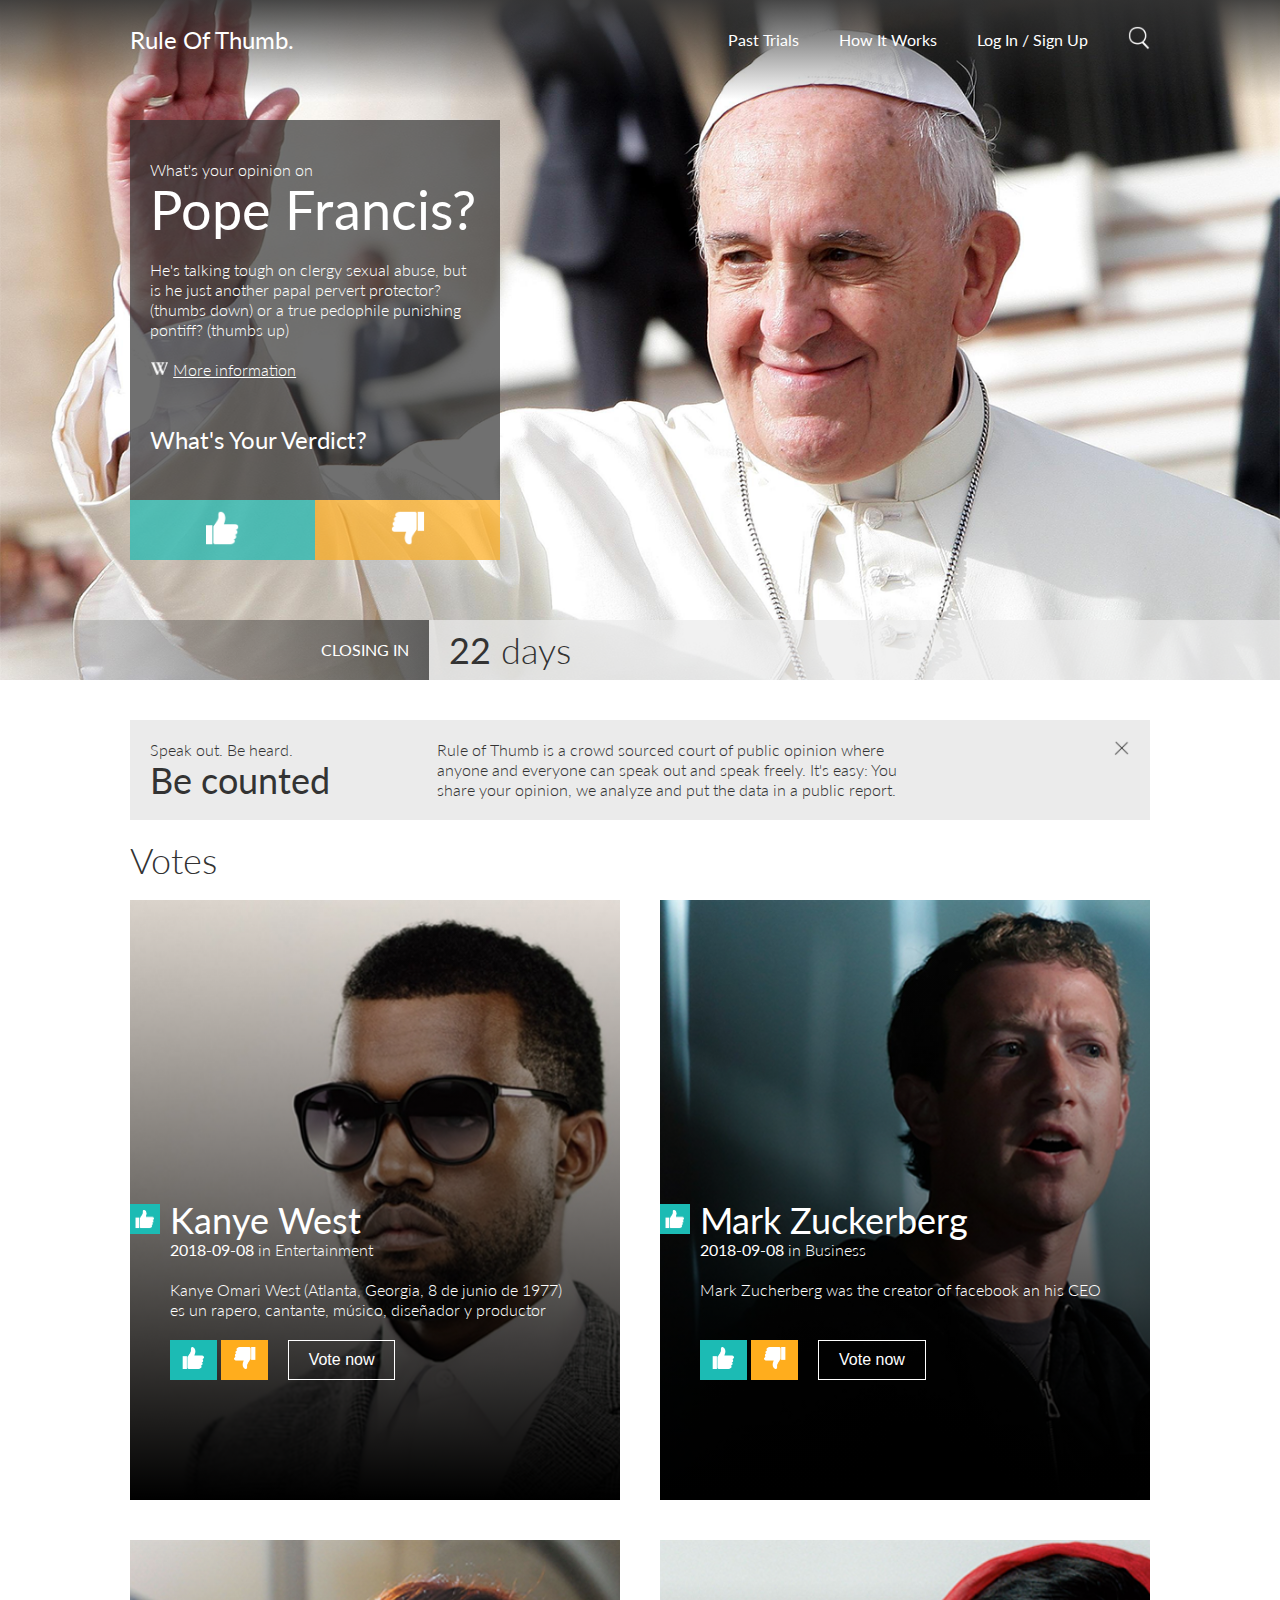
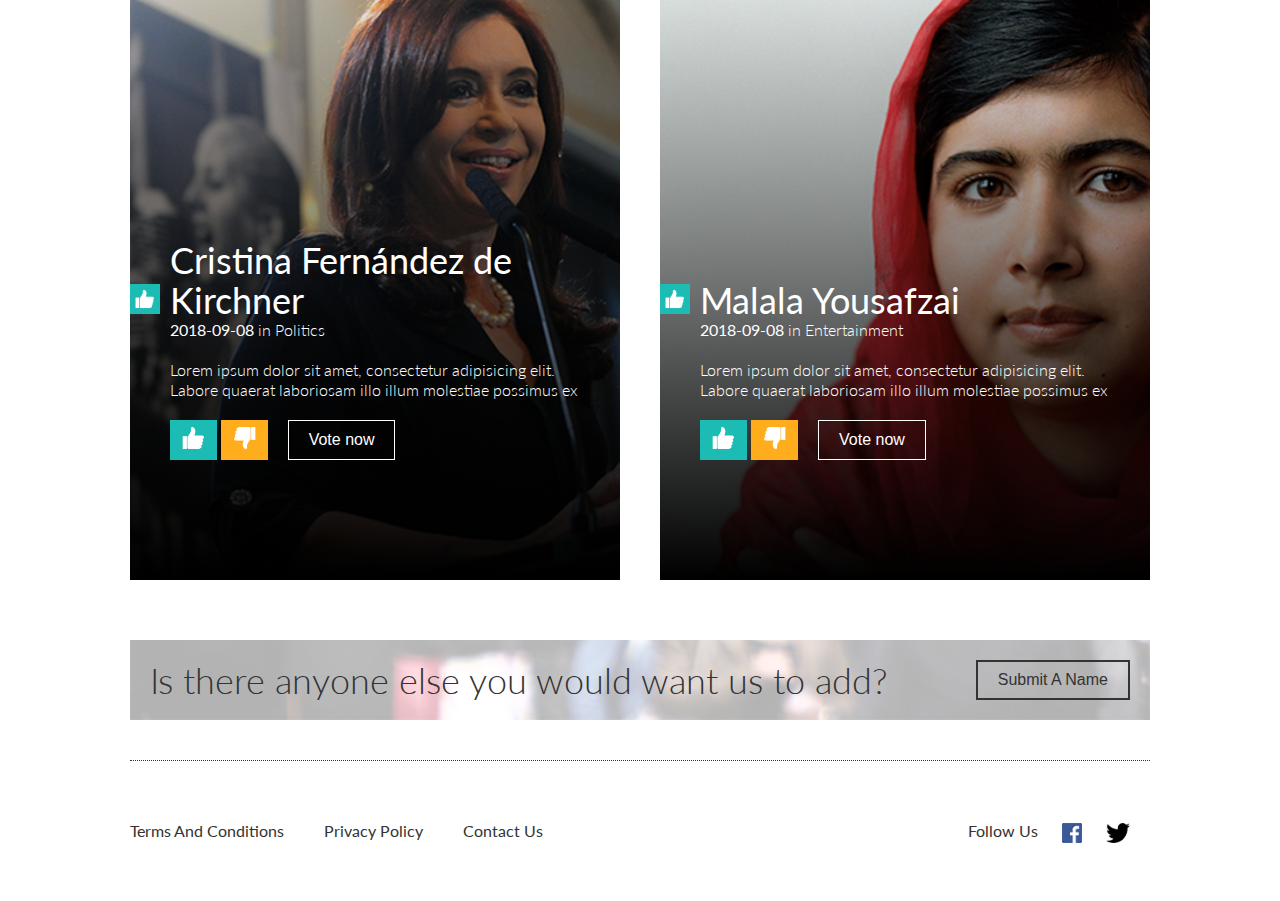
<file: index.html>
<!DOCTYPE html>
<html lang="en">

<head>
	<meta charset="UTF-8">
	<title>Rule of Thumb.</title>
	<link rel="stylesheet" href="styles/stylesheet2.css">
	<meta name="viewport" content="width=device-width, initial-scale=1.0">
</head>

<body>

	<header style="background-image: url('img/pope.png');">
		<nav>
			<ul class="container">
				<li class="logo">
					<h1><a href="index.html">Rule of Thumb.</a></h1>
				</li>
				<li><a href="trials.html">Past trials</a></li>
				<li><a href="how.html">How it works</a></li>
				<li><a href="login.html">Log in / Sign up</a></li>
				<li><a href="search.html"><img class="icon" src="img/search.png" alt="Search"></a></li>
			</ul>
		</nav>
		
		<div class="container">
			<section class="featured">
				<div class="text">
					<hgroup>
						<h3 class="pretitle">What's your opinion on</h3>
						<h2>Pope Francis?</h2>
					</hgroup>
					<div class="description">
						<p>He's talking tough on clergy sexual abuse, but is he just another papal pervert protector? (thumbs down) or a true pedophile punishing pontiff? (thumbs up)</p>
					</div>
					<div class="more"><img class="icon" src="img/wiki.png" alt="Wiki"> <p><a href="https://en.wikipedia.org/wiki/Pope_Francis">More information</a></p></div>
					<h3 class="veredict">What's your verdict?</h3>
				</div>
				<div class="thumbs">
					<button class="up"><img class="icon" src="img/up.png" alt="Thumb up"></button>
					<button class="down"><img class="icon" src="img/down.png" alt="Thumb down"></button>
				</div>
			</section>
		</div>

		<section class="closing">
			<div class="title">
				<h2>Closing in</h2>
			</div>
			<div class="days">
				<p><strong>22</strong> days</p>
			</div>
		</section>
	</header>

	<main>
		<div class="container">
			<section class="message">
				<hgroup>
					<h3 class="pretitle">Speak out. Be heard.</h3>
					<h2>Be counted</h2>
				</hgroup>
				<div class="description">
					<p>Rule of Thumb is a crowd sourced court of public opinion where anyone and everyone can speak out and speak freely. It's easy: You share your opinion, we analyze and put the data in a public report.</p>
				</div>
				<div class="close">
					<img class="icon" src="img/close.png" alt="Close">
				</div>
			</section>
			
			<section class="votes">
				<h2>Votes</h2>
				<ul id="celebrities" class="celebrities">
					
				</ul>
			</section>
			
			<section class="add-celebrity">
				<div>
					<h2>Is there anyone else you would want us to add?</h2>
					<button>Submit a name</button>
				</div>
			</section>
		</div>
	</main>

	<footer>
		<div class="container">
			<nav>
				<ul>
					<li><a href="terms.html">Terms and Conditions</a></li>
					<li><a href="privacy.html">Privacy Policy</a></li>
					<li><a href="contact.html">Contact Us</a></li>
				</ul>
			</nav>
			<div class="social">
				<h2>Follow us</h2>
				<ul>
					<li><a href="https://www.facebook.com/HRZemoga/"><img class="icon" src="img/facebook.png" alt="Facebook"></a></li>
					<li><a href="https://twitter.com/HRZemoga"><img class="icon" src="img/twitter.png" alt="Twitter"></a></li>
				</ul>
			</div>
		</div>
	</footer>

	<script src="js/thumbs.js"></script>
	
</body>
</html>
</file>
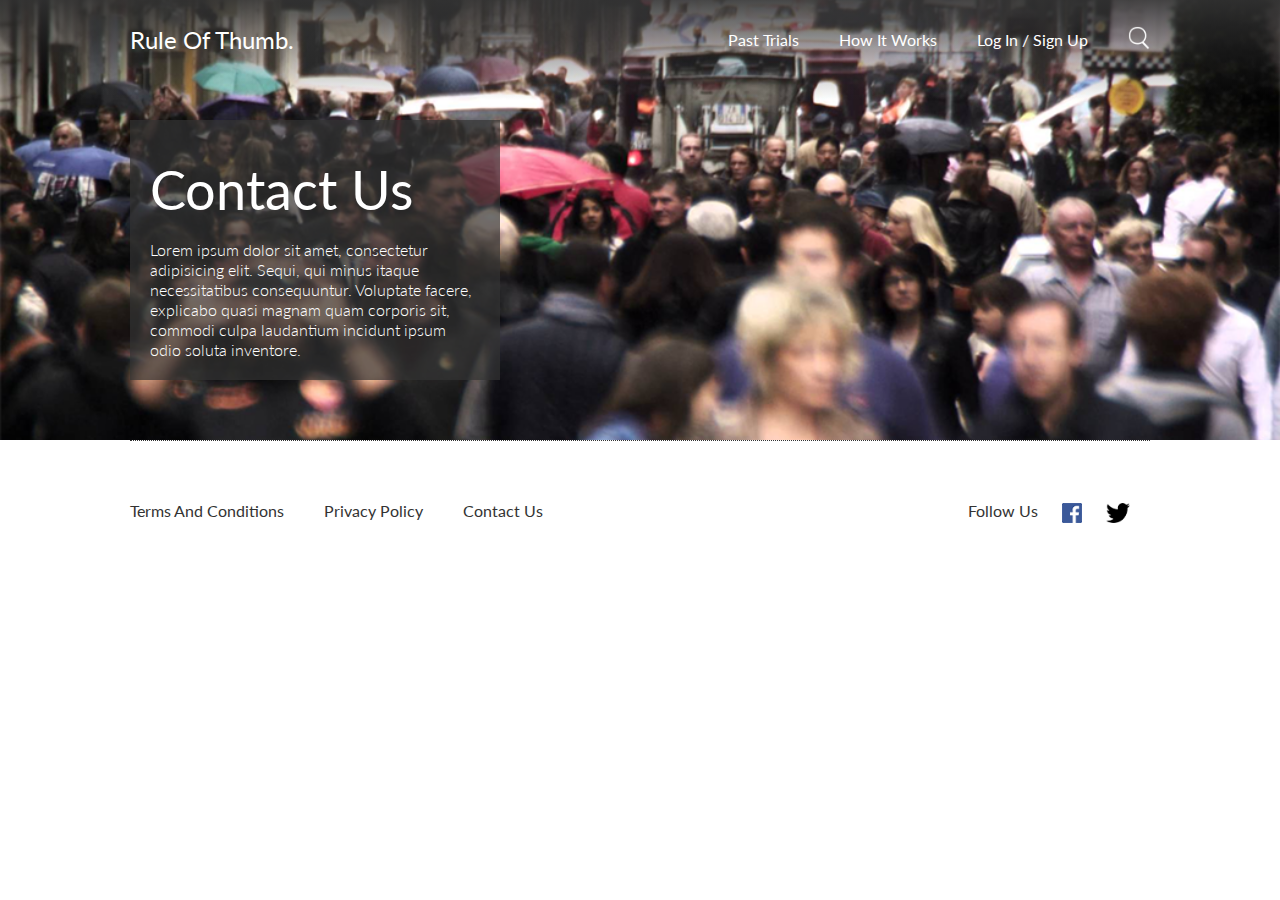
<file: contact.html>
<!DOCTYPE html>
<html lang="en">

<head>
	<meta charset="UTF-8">
	<title>Contact Us</title>
	<link rel="stylesheet" href="styles/stylesheet.css">
	<meta name="viewport" content="width=device-width, initial-scale=1.0">
</head>

<body>

	<header style="background-image: url('img/people.png');">
		<nav>
			<ul class="container">
				<li class="logo">
					<h1><a href="index.html">Rule of Thumb.</a></h1>
				</li>
				<li><a href="trials.html">Past trials</a></li>
				<li><a href="how.html">How it works</a></li>
				<li><a href="login.html">Log in / Sign up</a></li>
				<li><a href="search.html"><img class="icon" src="img/search.png" alt="Search"></a></li>
			</ul>
		</nav>
		
		<div class="container">
			<section class="featured">
				<div class="text">
					<h1>Contact Us</h1>
					<div class="description">
						<p>Lorem ipsum dolor sit amet, consectetur adipisicing elit. Sequi, qui minus itaque necessitatibus consequuntur. Voluptate facere, explicabo quasi magnam quam corporis sit, commodi culpa laudantium incidunt ipsum odio soluta inventore.</p>
					</div>
				</div>
			</section>
		</div>
	</header>

	<footer>
		<div class="container">
			<nav>
				<ul>
					<li><a href="terms.html">Terms and Conditions</a></li>
					<li><a href="privacy.html">Privacy Policy</a></li>
					<li><a href="contact.html">Contact Us</a></li>
				</ul>
			</nav>
			<div class="social">
				<h2>Follow us</h2>
				<ul>
					<li><a href="https://www.facebook.com/HRZemoga/"><img class="icon" src="img/facebook.png" alt="Facebook"></a></li>
					<li><a href="https://twitter.com/HRZemoga"><img class="icon" src="img/twitter.png" alt="Twitter"></a></li>
				</ul>
			</div>
		</div>
	</footer>
	
</body>
</html>
</file>
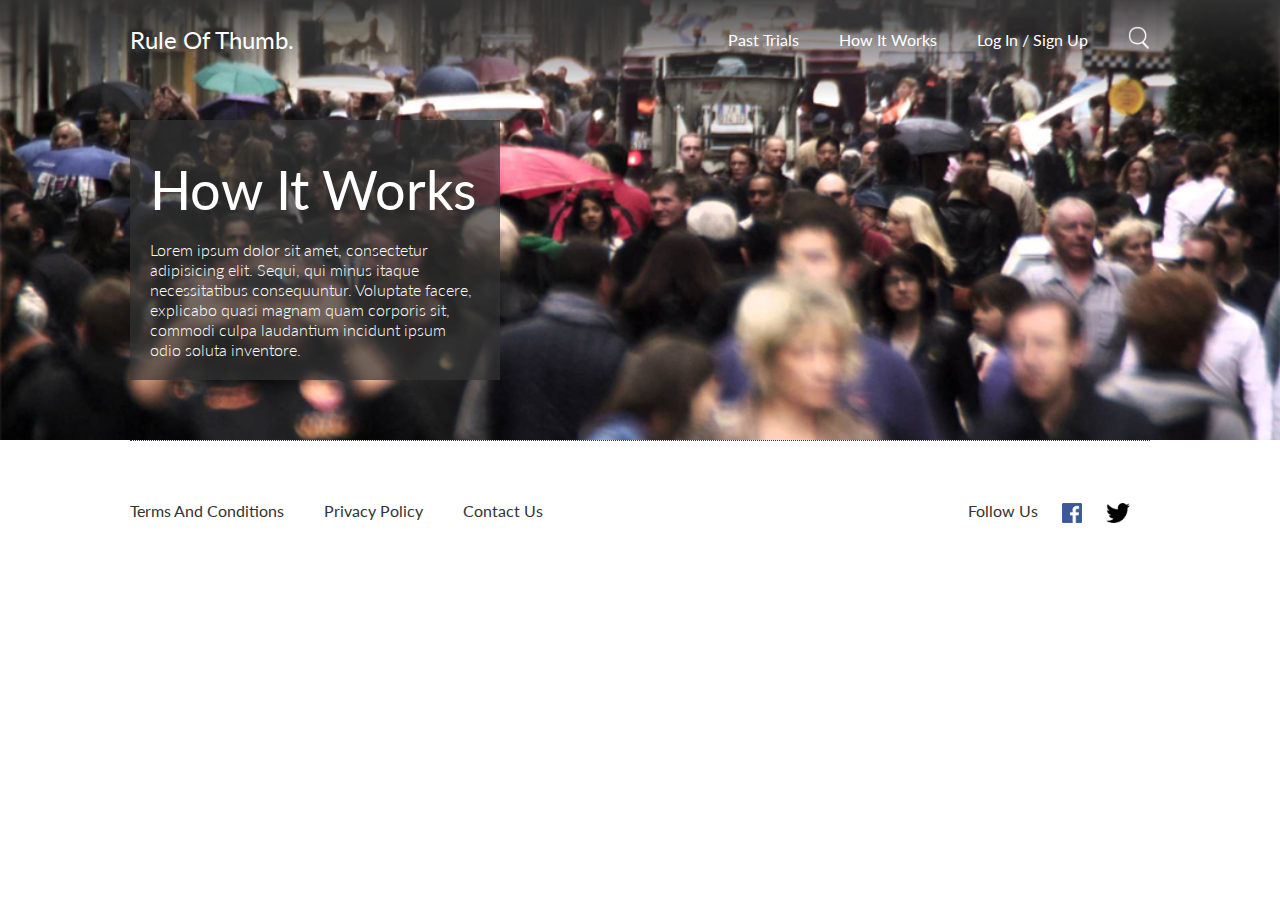
<file: how.html>
<!DOCTYPE html>
<html lang="en">

<head>
	<meta charset="UTF-8">
	<title>How It Works</title>
	<link rel="stylesheet" href="styles/stylesheet.css">
	<meta name="viewport" content="width=device-width, initial-scale=1.0">
</head>

<body>

	<header style="background-image: url('img/people.png');">
		<nav>
			<ul class="container">
				<li class="logo">
					<h1><a href="index.html">Rule of Thumb.</a></h1>
				</li>
				<li><a href="trials.html">Past trials</a></li>
				<li><a href="how.html">How it works</a></li>
				<li><a href="login.html">Log in / Sign up</a></li>
				<li><a href="search.html"><img class="icon" src="img/search.png" alt="Search"></a></li>
			</ul>
		</nav>
		
		<div class="container">
			<section class="featured">
				<div class="text">
					<h1>How It Works</h1>
					<div class="description">
						<p>Lorem ipsum dolor sit amet, consectetur adipisicing elit. Sequi, qui minus itaque necessitatibus consequuntur. Voluptate facere, explicabo quasi magnam quam corporis sit, commodi culpa laudantium incidunt ipsum odio soluta inventore.</p>
					</div>
				</div>
			</section>
		</div>
	</header>

	<footer>
		<div class="container">
			<nav>
				<ul>
					<li><a href="terms.html">Terms and Conditions</a></li>
					<li><a href="privacy.html">Privacy Policy</a></li>
					<li><a href="contact.html">Contact Us</a></li>
				</ul>
			</nav>
			<div class="social">
				<h2>Follow us</h2>
				<ul>
					<li><a href="https://www.facebook.com/HRZemoga/"><img class="icon" src="img/facebook.png" alt="Facebook"></a></li>
					<li><a href="https://twitter.com/HRZemoga"><img class="icon" src="img/twitter.png" alt="Twitter"></a></li>
				</ul>
			</div>
		</div>
	</footer>
	
</body>
</html>
</file>
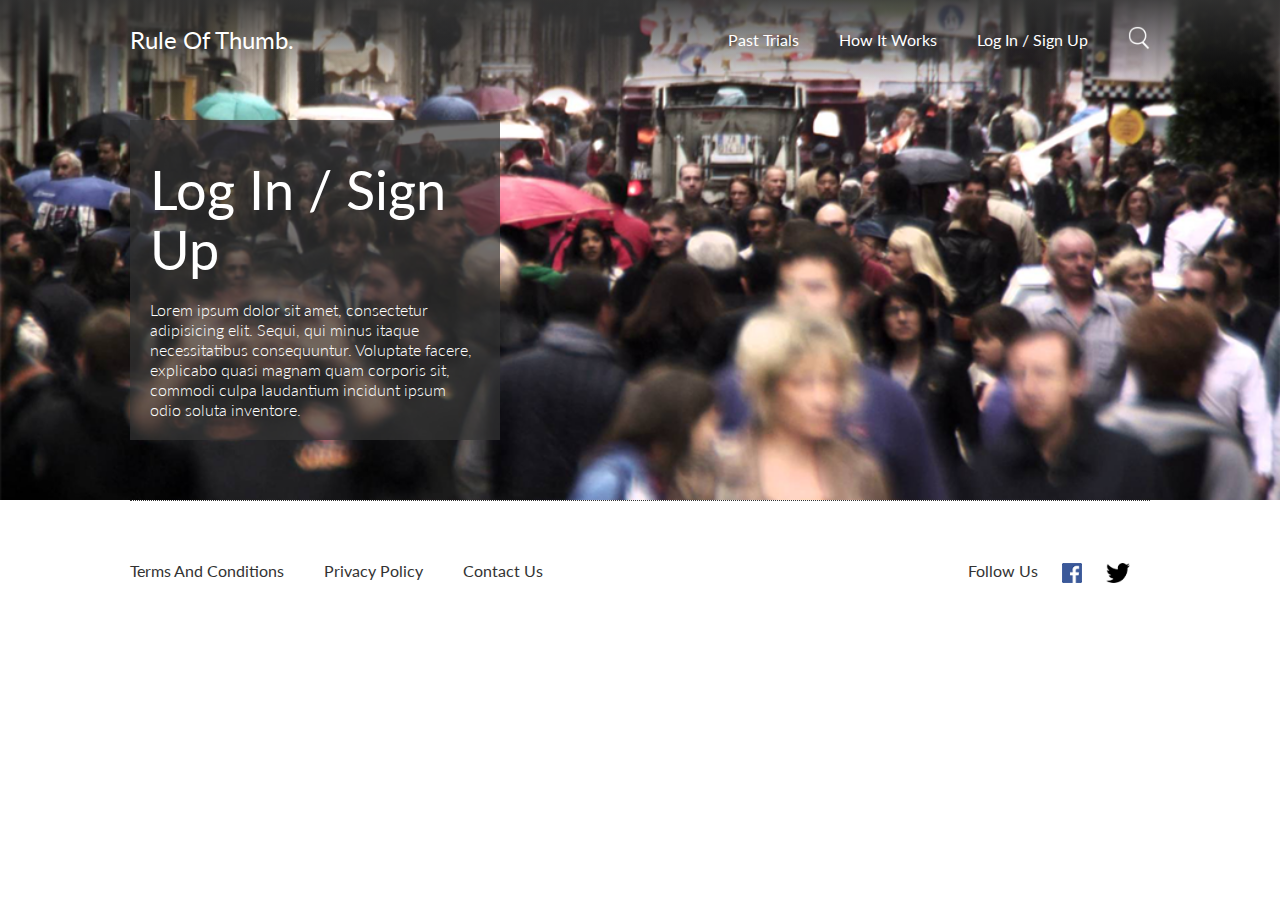
<file: login.html>
<!DOCTYPE html>
<html lang="en">

<head>
	<meta charset="UTF-8">
	<title>Log In / Sign Up</title>
	<link rel="stylesheet" href="styles/stylesheet.css">
	<meta name="viewport" content="width=device-width, initial-scale=1.0">
</head>

<body>

	<header style="background-image: url('img/people.png');">
		<nav>
			<ul class="container">
				<li class="logo">
					<h1><a href="index.html">Rule of Thumb.</a></h1>
				</li>
				<li><a href="trials.html">Past trials</a></li>
				<li><a href="how.html">How it works</a></li>
				<li><a href="login.html">Log in / Sign up</a></li>
				<li><a href="search.html"><img class="icon" src="img/search.png" alt="Search"></a></li>
			</ul>
		</nav>
		
		<div class="container">
			<section class="featured">
				<div class="text">
					<h1>Log In / Sign Up</h1>
					<div class="description">
						<p>Lorem ipsum dolor sit amet, consectetur adipisicing elit. Sequi, qui minus itaque necessitatibus consequuntur. Voluptate facere, explicabo quasi magnam quam corporis sit, commodi culpa laudantium incidunt ipsum odio soluta inventore.</p>
					</div>
				</div>
			</section>
		</div>
	</header>

	<footer>
		<div class="container">
			<nav>
				<ul>
					<li><a href="terms.html">Terms and Conditions</a></li>
					<li><a href="privacy.html">Privacy Policy</a></li>
					<li><a href="contact.html">Contact Us</a></li>
				</ul>
			</nav>
			<div class="social">
				<h2>Follow us</h2>
				<ul>
					<li><a href="https://www.facebook.com/HRZemoga/"><img class="icon" src="img/facebook.png" alt="Facebook"></a></li>
					<li><a href="https://twitter.com/HRZemoga"><img class="icon" src="img/twitter.png" alt="Twitter"></a></li>
				</ul>
			</div>
		</div>
	</footer>
	
</body>
</html>
</file>
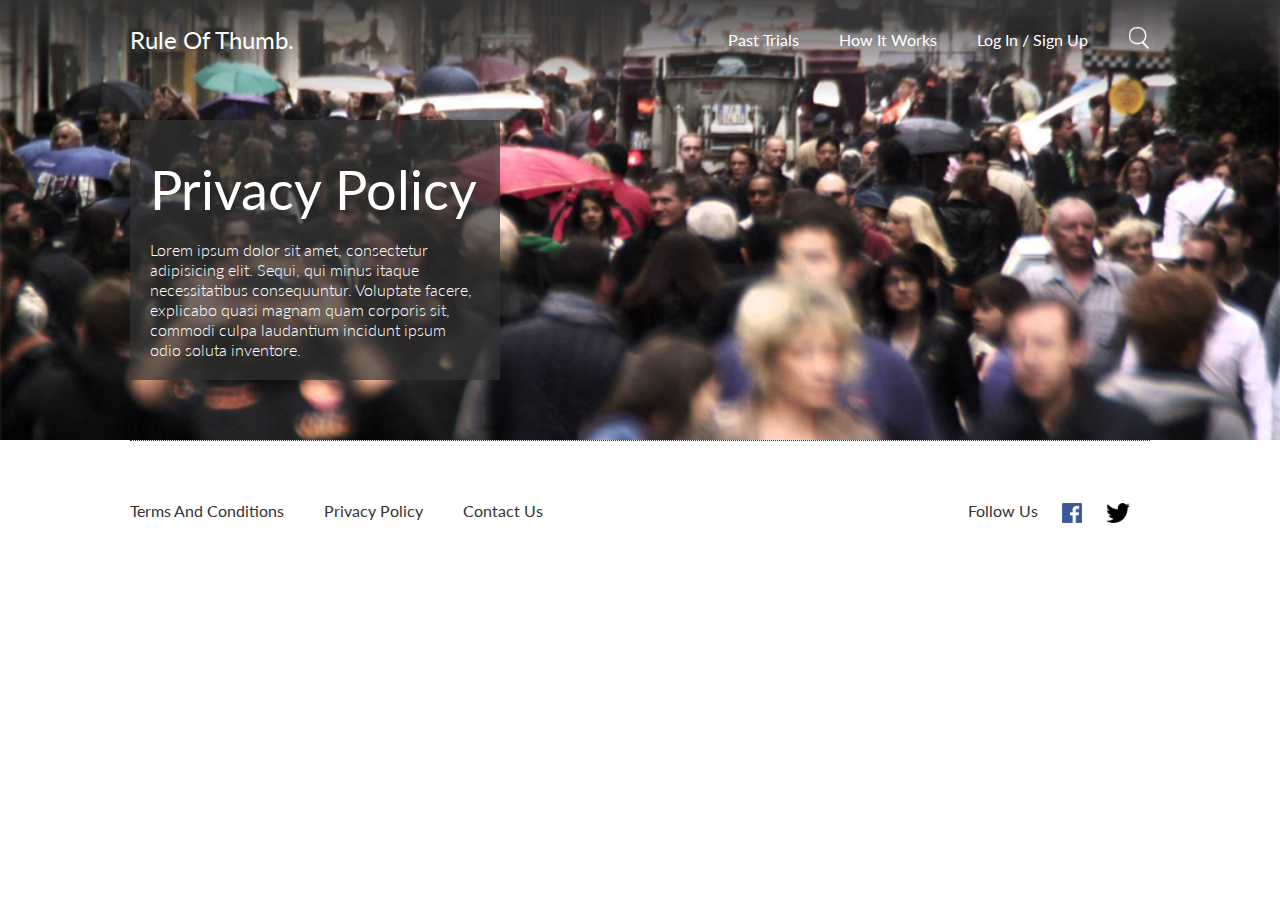
<file: privacy.html>
<!DOCTYPE html>
<html lang="en">

<head>
	<meta charset="UTF-8">
	<title>Privacy Policy</title>
	<link rel="stylesheet" href="styles/stylesheet.css">
	<meta name="viewport" content="width=device-width, initial-scale=1.0">
</head>

<body>

	<header style="background-image: url('img/people.png');">
		<nav>
			<ul class="container">
				<li class="logo">
					<h1><a href="index.html">Rule of Thumb.</a></h1>
				</li>
				<li><a href="trials.html">Past trials</a></li>
				<li><a href="how.html">How it works</a></li>
				<li><a href="login.html">Log in / Sign up</a></li>
				<li><a href="search.html"><img class="icon" src="img/search.png" alt="Search"></a></li>
			</ul>
		</nav>
		
		<div class="container">
			<section class="featured">
				<div class="text">
					<h1>Privacy Policy</h1>
					<div class="description">
						<p>Lorem ipsum dolor sit amet, consectetur adipisicing elit. Sequi, qui minus itaque necessitatibus consequuntur. Voluptate facere, explicabo quasi magnam quam corporis sit, commodi culpa laudantium incidunt ipsum odio soluta inventore.</p>
					</div>
				</div>
			</section>
		</div>
	</header>

	<footer>
		<div class="container">
			<nav>
				<ul>
					<li><a href="terms.html">Terms and Conditions</a></li>
					<li><a href="privacy.html">Privacy Policy</a></li>
					<li><a href="contact.html">Contact Us</a></li>
				</ul>
			</nav>
			<div class="social">
				<h2>Follow us</h2>
				<ul>
					<li><a href="https://www.facebook.com/HRZemoga/"><img class="icon" src="img/facebook.png" alt="Facebook"></a></li>
					<li><a href="https://twitter.com/HRZemoga"><img class="icon" src="img/twitter.png" alt="Twitter"></a></li>
				</ul>
			</div>
		</div>
	</footer>
	
</body>
</html>
</file>
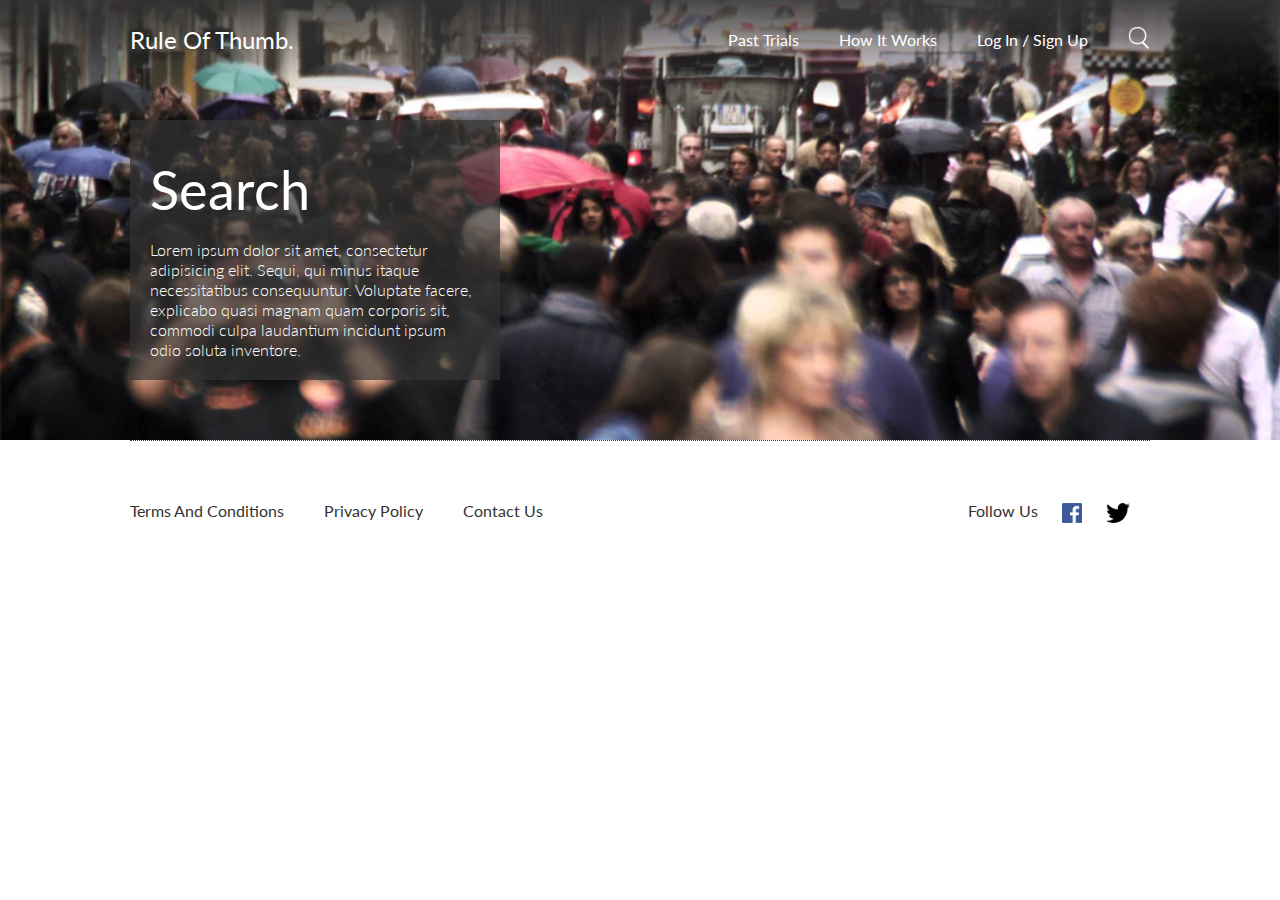
<file: search.html>
<!DOCTYPE html>
<html lang="en">

<head>
	<meta charset="UTF-8">
	<title>Search</title>
	<link rel="stylesheet" href="styles/stylesheet.css">
	<meta name="viewport" content="width=device-width, initial-scale=1.0">
</head>

<body>

	<header style="background-image: url('img/people.png');">
		<nav>
			<ul class="container">
				<li class="logo">
					<h1><a href="index.html">Rule of Thumb.</a></h1>
				</li>
				<li><a href="trials.html">Past trials</a></li>
				<li><a href="how.html">How it works</a></li>
				<li><a href="login.html">Log in / Sign up</a></li>
				<li><a href="search.html"><img class="icon" src="img/search.png" alt="Search"></a></li>
			</ul>
		</nav>
		
		<div class="container">
			<section class="featured">
				<div class="text">
					<h1>Search</h1>
					<div class="description">
						<p>Lorem ipsum dolor sit amet, consectetur adipisicing elit. Sequi, qui minus itaque necessitatibus consequuntur. Voluptate facere, explicabo quasi magnam quam corporis sit, commodi culpa laudantium incidunt ipsum odio soluta inventore.</p>
					</div>
				</div>
			</section>
		</div>
	</header>

	<footer>
		<div class="container">
			<nav>
				<ul>
					<li><a href="terms.html">Terms and Conditions</a></li>
					<li><a href="privacy.html">Privacy Policy</a></li>
					<li><a href="contact.html">Contact Us</a></li>
				</ul>
			</nav>
			<div class="social">
				<h2>Follow us</h2>
				<ul>
					<li><a href="https://www.facebook.com/HRZemoga/"><img class="icon" src="img/facebook.png" alt="Facebook"></a></li>
					<li><a href="https://twitter.com/HRZemoga"><img class="icon" src="img/twitter.png" alt="Twitter"></a></li>
				</ul>
			</div>
		</div>
	</footer>
	
</body>
</html>
</file>
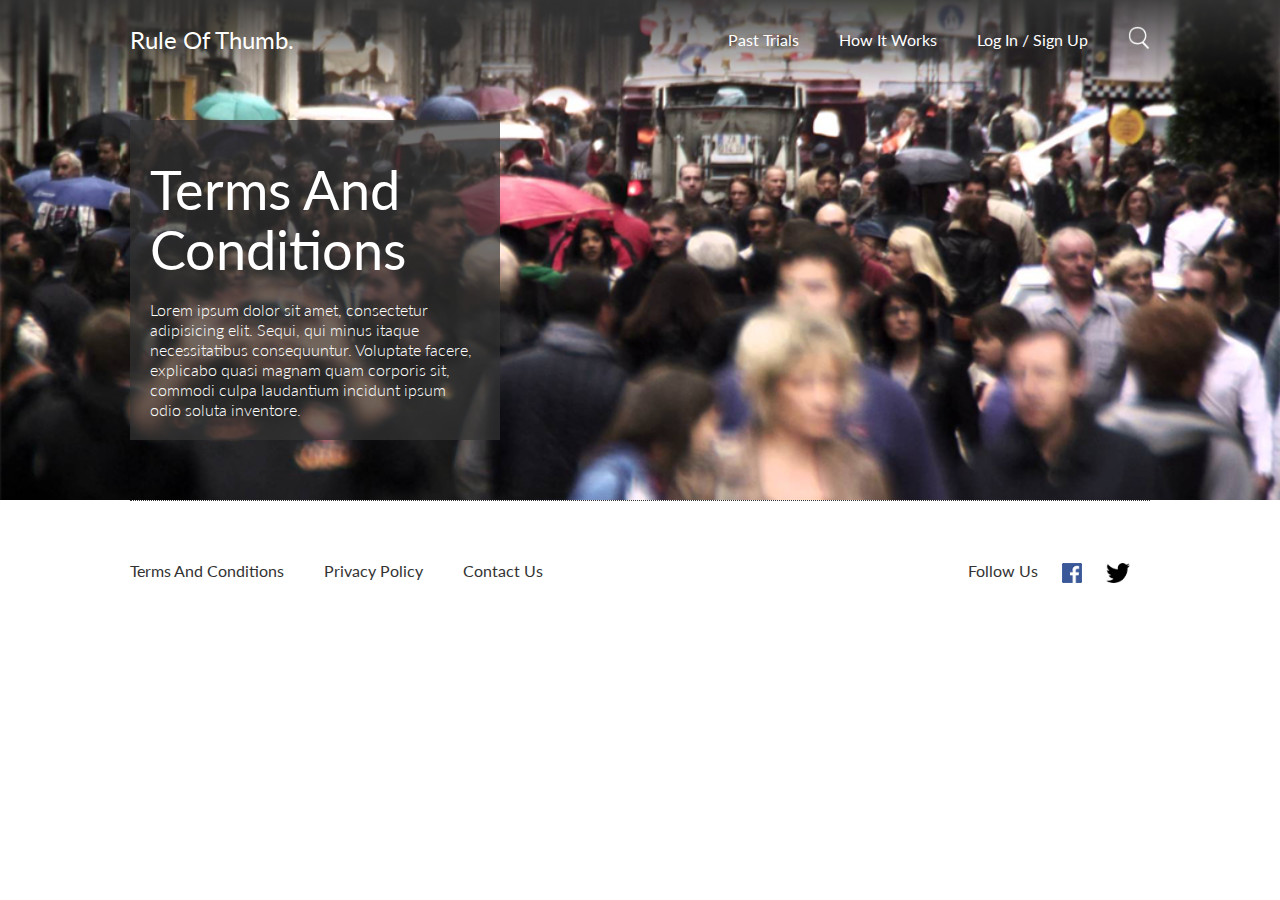
<file: terms.html>
<!DOCTYPE html>
<html lang="en">

<head>
	<meta charset="UTF-8">
	<title>Terms And Conditions</title>
	<link rel="stylesheet" href="styles/stylesheet.css">
	<meta name="viewport" content="width=device-width, initial-scale=1.0">
</head>

<body>

	<header style="background-image: url('img/people.png');">
		<nav>
			<ul class="container">
				<li class="logo">
					<h1><a href="index.html">Rule of Thumb.</a></h1>
				</li>
				<li><a href="trials.html">Past trials</a></li>
				<li><a href="how.html">How it works</a></li>
				<li><a href="login.html">Log in / Sign up</a></li>
				<li><a href="search.html"><img class="icon" src="img/search.png" alt="Search"></a></li>
			</ul>
		</nav>
		
		<div class="container">
			<section class="featured">
				<div class="text">
					<h1>Terms And Conditions</h1>
					<div class="description">
						<p>Lorem ipsum dolor sit amet, consectetur adipisicing elit. Sequi, qui minus itaque necessitatibus consequuntur. Voluptate facere, explicabo quasi magnam quam corporis sit, commodi culpa laudantium incidunt ipsum odio soluta inventore.</p>
					</div>
				</div>
			</section>
		</div>
	</header>

	<footer>
		<div class="container">
			<nav>
				<ul>
					<li><a href="terms.html">Terms and Conditions</a></li>
					<li><a href="privacy.html">Privacy Policy</a></li>
					<li><a href="contact.html">Contact Us</a></li>
				</ul>
			</nav>
			<div class="social">
				<h2>Follow us</h2>
				<ul>
					<li><a href="https://www.facebook.com/HRZemoga/"><img class="icon" src="img/facebook.png" alt="Facebook"></a></li>
					<li><a href="https://twitter.com/HRZemoga"><img class="icon" src="img/twitter.png" alt="Twitter"></a></li>
				</ul>
			</div>
		</div>
	</footer>
	
</body>
</html>
</file>
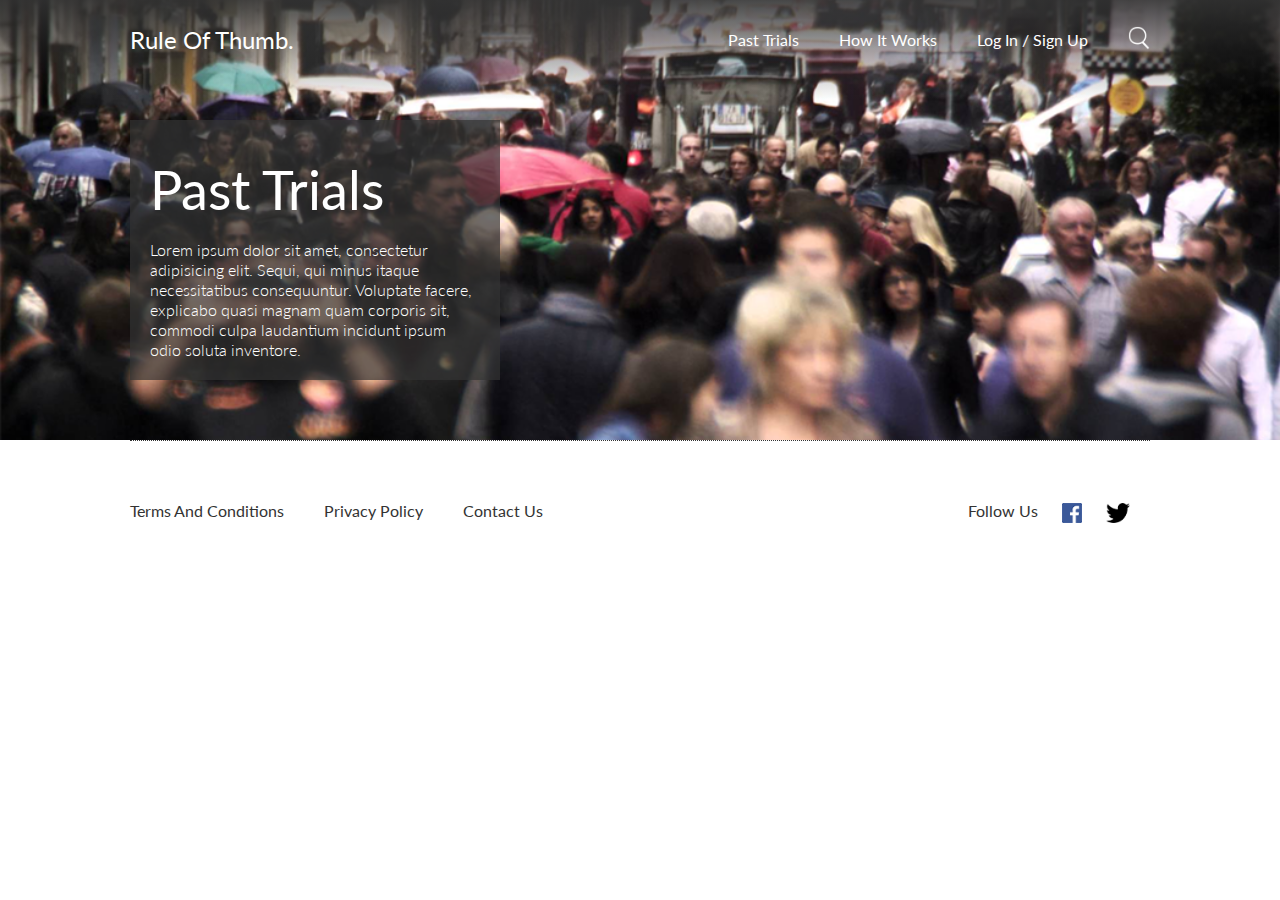
<file: trials.html>
<!DOCTYPE html>
<html lang="en">

<head>
	<meta charset="UTF-8">
	<title>Past Trials</title>
	<link rel="stylesheet" href="styles/stylesheet.css">
	<meta name="viewport" content="width=device-width, initial-scale=1.0">
</head>

<body>

	<header style="background-image: url('img/people.png');">
		<nav>
			<ul class="container">
				<li class="logo">
					<h1><a href="index.html">Rule of Thumb.</a></h1>
				</li>
				<li><a href="trials.html">Past trials</a></li>
				<li><a href="how.html">How it works</a></li>
				<li><a href="login.html">Log in / Sign up</a></li>
				<li><a href="search.html"><img class="icon" src="img/search.png" alt="Search"></a></li>
			</ul>
		</nav>
		
		<div class="container">
			<section class="featured">
				<div class="text">
					<h1>Past Trials</h1>
					<div class="description">
						<p>Lorem ipsum dolor sit amet, consectetur adipisicing elit. Sequi, qui minus itaque necessitatibus consequuntur. Voluptate facere, explicabo quasi magnam quam corporis sit, commodi culpa laudantium incidunt ipsum odio soluta inventore.</p>
					</div>
				</div>
			</section>
		</div>
	</header>

	<footer>
		<div class="container">
			<nav>
				<ul>
					<li><a href="terms.html">Terms and Conditions</a></li>
					<li><a href="privacy.html">Privacy Policy</a></li>
					<li><a href="contact.html">Contact Us</a></li>
				</ul>
			</nav>
			<div class="social">
				<h2>Follow us</h2>
				<ul>
					<li><a href="https://www.facebook.com/HRZemoga/"><img class="icon" src="img/facebook.png" alt="Facebook"></a></li>
					<li><a href="https://twitter.com/HRZemoga"><img class="icon" src="img/twitter.png" alt="Twitter"></a></li>
				</ul>
			</div>
		</div>
	</footer>
	
</body>
</html>
</file>
<file: styles/stylesheet2.css>
/* http://meyerweb.com/eric/tools/css/reset/ 
   v2.0 | 20110126
   License: none (public domain)
*/
@import url("https://fonts.googleapis.com/css?family=Lato:300,400");
html, body, div, span, applet, object, iframe,
h1, h2, h3, h4, h5, h6, p, blockquote, pre,
a, abbr, acronym, address, big, cite, code,
del, dfn, em, img, ins, kbd, q, s, samp,
small, strike, strong, sub, sup, tt, var,
b, u, i, center,
dl, dt, dd, ol, ul, li,
fieldset, form, label, legend,
table, caption, tbody, tfoot, thead, tr, th, td,
article, aside, canvas, details, embed,
figure, figcaption, footer, header, hgroup,
menu, nav, output, ruby, section, summary,
time, mark, audio, video {
  margin: 0;
  padding: 0;
  border: 0;
  font-size: 100%;
  font: inherit;
  vertical-align: baseline;
}

/* HTML5 display-role reset for older browsers */
article, aside, details, figcaption, figure,
footer, header, hgroup, menu, nav, section {
  display: block;
}

body {
  line-height: 1;
}

ol, ul {
  list-style: none;
}

blockquote, q {
  quotes: none;
}

blockquote:before, blockquote:after,
q:before, q:after {
  content: "";
  content: none;
}

table {
  border-collapse: collapse;
  border-spacing: 0;
}

body {
  font-family: "Lato", sans-serif;
}

h1, h2, h3, strong {
  font-weight: 400;
}

p {
  font-weight: 300;
}

.pretitle {
  font-weight: 300;
}

.votes h2,
.add-celebrity h2 {
  font-weight: 300;
}

.add-celebrity button {
  font-weight: 400;
}

body,
.days {
  color: #333333;
}

header,
.celebrity {
  color: white;
}

a {
  color: inherit;
  text-decoration: none;
}

.more p {
  text-decoration: underline;
}

nav,
.veredict,
.add-celebrity button,
.social h2 {
  text-transform: capitalize;
}

.closing h2 {
  text-transform: uppercase;
}

p, li, button {
  font-size: 1rem;
  line-height: 1.25rem;
}

h3 {
  font-size: 1.5rem;
  line-height: 2.5rem;
}

h2 {
  font-size: 2.25rem;
  line-height: 2.5rem;
}

h1 {
  font-size: 3.375rem;
  line-height: 3.75rem;
}

h1, h2, h3, p, li {
  margin-bottom: 1.25rem;
}

li h1 {
  font-size: 1.5rem;
  line-height: 2.5rem;
}

.pretitle {
  font-size: 1rem;
  line-height: 1.25rem;
}

.featured h2 {
  font-size: 3.375rem;
  line-height: 3.75rem;
}
.featured .veredict {
  font-size: 1.5rem;
  line-height: 2.5rem;
}

.closing h2 {
  font-size: 1rem;
  line-height: 1.25rem;
}
.closing p {
  font-size: 2.25rem;
  line-height: 2.5rem;
}

.celebrity h3 {
  font-size: 2.25rem;
  line-height: 2.5rem;
}

.percentage-bar div {
  font-size: 1.5rem;
  line-height: 2.5rem;
}

.social h2 {
  font-size: 1rem;
  line-height: 1.25rem;
}

* {
  box-sizing: border-box;
}

p {
  max-width: 30rem;
}

.pretitle {
  margin-bottom: 0;
}

.icon {
  height: 2.25rem;
}

nav .icon {
  height: 1.5rem;
}

.more .icon {
  height: 1rem;
}

button {
  height: 2.5rem;
  border: 0;
  padding: 0 1.25rem;
  background-color: transparent;
  color: white;
  cursor: pointer;
}

.up {
  border: 2px solid #1CBBB4;
}

.down {
  border: 2px solid #FFAD1D;
}

.featured .thumbs {
  display: flex;
}
.featured .thumbs button {
  flex: 1 0 auto;
  height: 3.75rem;
}
.featured .up {
  border: none;
}
.featured .down {
  border: none;
}

.container {
  max-width: 1020px;
  margin: 0 auto;
}
.container:after {
  content: "";
  display: table;
  clear: both;
}

nav,
.featured .text,
.message {
  padding: 1.25rem 1.25rem 0;
}
nav:after,
.featured .text:after,
.message:after {
  content: "";
  display: table;
  clear: both;
}

nav {
  margin-bottom: 1.25rem;
}
nav ul h1 {
  margin-bottom: 0;
}
@media only screen and (min-width: 1020px) {
  nav ul {
    display: flex;
    flex-flow: row nowrap;
    align-items: center;
  }
  nav ul li {
    padding: 1.25rem;
  }
  nav ul .logo {
    margin-right: auto;
  }
  nav ul li:first-child {
    padding-left: 0;
  }
  nav ul li:last-child {
    padding-right: 0;
  }
}
@media only screen and (min-width: 1020px) {
  nav {
    padding: 0;
  }
}

.container > .featured {
  margin-bottom: 1.25rem;
}
@media only screen and (min-width: 1020px) {
  .container > .featured {
    max-width: 370px;
    margin-bottom: 3.75rem;
  }
  .container > .featured .text {
    padding-top: 2.5rem;
  }
  .container > .featured .veredict {
    margin-bottom: 2.5rem;
  }
}

.more {
  margin-bottom: 1.25rem;
}
.more p {
  display: inline-block;
}

.container > section {
  margin-bottom: 1.25rem;
}

.closing {
  display: flex;
}
.closing .title {
  flex: 1 0 33%;
  display: flex;
  align-items: center;
  padding: 0.625rem 1.25rem;
  justify-content: flex-end;
}
.closing .title h2 {
  margin-bottom: 0;
}
.closing .days {
  flex: 1 0 66%;
  display: flex;
  align-items: center;
  padding: 0.625rem 1.25rem;
}
.closing .days p {
  margin-bottom: 0;
}

main:after {
  content: "";
  display: table;
  clear: both;
}

.message {
  position: relative;
}
.message .icon {
  height: 1rem;
  position: absolute;
  top: 1.25rem;
  right: 1.25rem;
}
@media only screen and (min-width: 1020px) {
  .message {
    margin-top: 2.5rem;
    display: flex;
    justify-content: space-between;
  }
}

.votes h2 {
  padding: 0 1.25rem;
}
@media only screen and (min-width: 1020px) {
  .votes h2 {
    padding: 0;
  }
}

@media only screen and (min-width: 1020px) {
  .celebrities {
    display: flex;
    flex-flow: row wrap;
    justify-content: space-between;
  }
  .celebrities .celebrity {
    flex: 0 0 48%;
    margin-bottom: 2.5rem;
    display: flex;
    align-items: flex-end;
  }
}

.celebrity section {
  width: 100%;
}
.celebrity section:after {
  content: "";
  display: table;
  clear: both;
}
.celebrity .wrapper {
  padding: 18.75rem 2.5rem 0;
}
.celebrity h3 {
  margin-bottom: 0;
}
.celebrity .description {
  height: 2.5rem;
  overflow: hidden;
  margin-bottom: 1.25rem;
}
.celebrity .icon {
  height: 1.5rem;
}

.vote-section {
  display: flex;
  flex-flow: row wrap;
  margin-bottom: 1.25rem;
}
.vote-section .thumbs {
  margin-right: 1.25rem;
  margin-bottom: 1.25rem;
}
.vote-section .up,
.vote-section .down {
  padding: 0 0.625rem;
}

.vote {
  border: 1px solid white;
}

.thankyou {
  margin-bottom: 2.5rem;
}
.thankyou p {
  margin-bottom: 2.5rem;
}

.percentage-bar div {
  padding: 0;
  overflow: hidden;
  float: left;
}
.percentage-bar .percentage-down {
  text-align: right;
}

.container > .add-celebrity {
  margin-bottom: 2.5rem;
}
.container > .add-celebrity div {
  padding: 1.25rem 1.25rem 0;
}
@media only screen and (min-width: 680px) {
  .container > .add-celebrity div {
    display: flex;
    justify-content: space-between;
    align-items: center;
  }
  .container > .add-celebrity div h2 {
    flex: 1 0 50%;
    margin-right: 1.25rem;
  }
  .container > .add-celebrity div button {
    flex: 0 0 auto;
  }
}
.container > .add-celebrity button {
  border: 2px solid #333333;
  color: #333333;
  margin-bottom: 1.25rem;
}

footer .container {
  border-top: 1px dotted #333333;
  padding-top: 2.5rem;
}
footer .container:after {
  display: none;
}
@media only screen and (min-width: 1020px) {
  footer .container {
    display: flex;
    justify-content: space-between;
  }
}

.social {
  padding: 1.25rem 1.25rem 0;
}
.social h2,
.social ul,
.social li {
  display: inline-block;
}
.social h2 {
  margin-right: 1.25rem;
}
.social li {
  margin-right: 1.25rem;
}
.social img {
  vertical-align: middle;
  height: 1.25rem;
}
@media only screen and (min-width: 1020px) {
  .social {
    padding: 1.25rem 0 0;
  }
}

header,
.celebrity,
.add-celebrity {
  background-size: cover;
  background-position: top;
  background-repeat: no-repeat;
}

header {
  background-position: center;
}
header nav {
  background-image: linear-gradient(rgba(51, 51, 51, 0.9), transparent);
}
header .up {
  background-color: rgba(28, 187, 180, 0.7);
}
header .down {
  background-color: rgba(255, 173, 29, 0.7);
}

.up {
  background-color: #1CBBB4;
}

.down {
  background-color: #FFAD1D;
}

.text {
  background-color: rgba(51, 51, 51, 0.7);
}

.closing .title {
  background-image: linear-gradient(to right, transparent, rgba(51, 51, 51, 0.7));
}

.days {
  background-color: rgba(235, 235, 235, 0.7);
}

.message {
  background-color: #EBEBEB;
}

.celebrity h3 {
  position: relative;
}
.celebrity h3::before {
  content: "";
  display: block;
  position: absolute;
  bottom: 6px;
  left: -40px;
  width: 30px;
  height: 30px;
  background-color: #1CBBB4;
  background-image: url("../img/up.png");
  background-size: 20px 20px;
  background-repeat: no-repeat;
  background-position: center;
}

.unpopular h3::before {
  background-color: #FFAD1D;
  background-image: url("../img/down.png");
}

.celebrity section {
  background-image: linear-gradient(transparent, black);
}

.percentage-up {
  background-color: rgba(28, 187, 180, 0.7);
}

.percentage-down {
  background-color: rgba(255, 173, 29, 0.7);
}

.add-celebrity {
  background-image: url("../img/people.png");
  background-position: bottom;
}
.add-celebrity div {
  background-color: rgba(255, 255, 255, 0.7);
}

.selected {
  border: 2px solid white;
}

.hidden {
  display: none;
}

/*# sourceMappingURL=stylesheet2.css.map */
</file>
<file: styles/stylesheet.css>
/* http://meyerweb.com/eric/tools/css/reset/ 
   v2.0 | 20110126
   License: none (public domain)
*/
@import url("https://fonts.googleapis.com/css?family=Lato:300,400");
html, body, div, span, applet, object, iframe,
h1, h2, h3, h4, h5, h6, p, blockquote, pre,
a, abbr, acronym, address, big, cite, code,
del, dfn, em, img, ins, kbd, q, s, samp,
small, strike, strong, sub, sup, tt, var,
b, u, i, center,
dl, dt, dd, ol, ul, li,
fieldset, form, label, legend,
table, caption, tbody, tfoot, thead, tr, th, td,
article, aside, canvas, details, embed,
figure, figcaption, footer, header, hgroup,
menu, nav, output, ruby, section, summary,
time, mark, audio, video {
  margin: 0;
  padding: 0;
  border: 0;
  font-size: 100%;
  font: inherit;
  vertical-align: baseline;
}

/* HTML5 display-role reset for older browsers */
article, aside, details, figcaption, figure,
footer, header, hgroup, menu, nav, section {
  display: block;
}

body {
  line-height: 1;
}

ol, ul {
  list-style: none;
}

blockquote, q {
  quotes: none;
}

blockquote:before, blockquote:after,
q:before, q:after {
  content: "";
  content: none;
}

table {
  border-collapse: collapse;
  border-spacing: 0;
}

body {
  font-family: "Lato", sans-serif;
}

h1, h2, h3, strong {
  font-weight: 400;
}

p {
  font-weight: 300;
}

.pretitle {
  font-weight: 300;
}

.votes h2,
.add-celebrity h2 {
  font-weight: 300;
}

.add-celebrity button {
  font-weight: 400;
}

body,
.days {
  color: #333333;
}

header,
.celebrity {
  color: white;
}

a {
  color: inherit;
  text-decoration: none;
}

.more p {
  text-decoration: underline;
}

nav,
.veredict,
.add-celebrity button,
.social h2 {
  text-transform: capitalize;
}

.closing h2 {
  text-transform: uppercase;
}

p, li, button {
  font-size: 1rem;
  line-height: 1.25rem;
}

h3 {
  font-size: 1.5rem;
  line-height: 2.5rem;
}

h2 {
  font-size: 2.25rem;
  line-height: 2.5rem;
}

h1 {
  font-size: 3.375rem;
  line-height: 3.75rem;
}

h1, h2, h3, p, li {
  margin-bottom: 1.25rem;
}

li h1 {
  font-size: 1.5rem;
  line-height: 2.5rem;
}

.pretitle {
  font-size: 1rem;
  line-height: 1.25rem;
}

.featured h2 {
  font-size: 3.375rem;
  line-height: 3.75rem;
}
.featured .veredict {
  font-size: 1.5rem;
  line-height: 2.5rem;
}

.closing h2 {
  font-size: 1rem;
  line-height: 1.25rem;
}
.closing p {
  font-size: 2.25rem;
  line-height: 2.5rem;
}

.celebrity h3 {
  font-size: 2.25rem;
  line-height: 2.5rem;
}

.percentage-bar div {
  font-size: 1.5rem;
  line-height: 2.5rem;
}

.social h2 {
  font-size: 1rem;
  line-height: 1.25rem;
}

* {
  box-sizing: border-box;
}

p {
  max-width: 30rem;
}

.pretitle {
  margin-bottom: 0;
}

.icon {
  height: 2.25rem;
}

nav .icon {
  height: 1.5rem;
}

.more .icon {
  height: 1rem;
}

button {
  height: 2.5rem;
  border: 0;
  padding: 0 1.25rem;
  background-color: transparent;
  color: white;
  cursor: pointer;
}

.up {
  border: 2px solid #1CBBB4;
}

.down {
  border: 2px solid #FFAD1D;
}

.featured .thumbs {
  display: flex;
}
.featured .thumbs button {
  flex: 1 0 auto;
  height: 3.75rem;
}
.featured .up {
  border: none;
}
.featured .down {
  border: none;
}

.container {
  max-width: 1020px;
  margin: 0 auto;
}
.container:after {
  content: "";
  display: table;
  clear: both;
}

nav,
.featured .text,
.message {
  padding: 1.25rem 1.25rem 0;
}
nav:after,
.featured .text:after,
.message:after {
  content: "";
  display: table;
  clear: both;
}

nav {
  margin-bottom: 1.25rem;
}
nav ul h1 {
  margin-bottom: 0;
}
@media only screen and (min-width: 1020px) {
  nav ul {
    display: flex;
    flex-flow: row nowrap;
    align-items: center;
  }
  nav ul li {
    padding: 1.25rem;
  }
  nav ul .logo {
    margin-right: auto;
  }
  nav ul li:first-child {
    padding-left: 0;
  }
  nav ul li:last-child {
    padding-right: 0;
  }
}
@media only screen and (min-width: 1020px) {
  nav {
    padding: 0;
  }
}

.container > .featured {
  margin-bottom: 1.25rem;
}
@media only screen and (min-width: 1020px) {
  .container > .featured {
    max-width: 370px;
    margin-bottom: 3.75rem;
  }
  .container > .featured .text {
    padding-top: 2.5rem;
  }
  .container > .featured .veredict {
    margin-bottom: 2.5rem;
  }
}

.more {
  margin-bottom: 1.25rem;
}
.more p {
  display: inline-block;
}

.container > section {
  margin-bottom: 1.25rem;
}

.closing {
  display: flex;
}
.closing .title {
  flex: 1 0 33%;
  display: flex;
  align-items: center;
  padding: 0.625rem 1.25rem;
  justify-content: flex-end;
}
.closing .title h2 {
  margin-bottom: 0;
}
.closing .days {
  flex: 1 0 66%;
  display: flex;
  align-items: center;
  padding: 0.625rem 1.25rem;
}
.closing .days p {
  margin-bottom: 0;
}

main:after {
  content: "";
  display: table;
  clear: both;
}

.message {
  position: relative;
}
.message .icon {
  height: 1rem;
  position: absolute;
  top: 1.25rem;
  right: 1.25rem;
}
@media only screen and (min-width: 1020px) {
  .message {
    margin-top: 2.5rem;
    display: flex;
    justify-content: space-between;
  }
}

.votes h2 {
  padding: 0 1.25rem;
}
@media only screen and (min-width: 1020px) {
  .votes h2 {
    padding: 0;
  }
}

@media only screen and (min-width: 1020px) {
  .celebrities {
    display: flex;
    flex-flow: row wrap;
    justify-content: space-between;
  }
  .celebrities .celebrity {
    flex: 0 0 48%;
    margin-bottom: 2.5rem;
    display: flex;
    align-items: flex-end;
  }
}

.celebrity section {
  width: 100%;
}
.celebrity .wrapper {
  padding: 18.75rem 2.5rem 0;
}
.celebrity h3 {
  margin-bottom: 0;
}
.celebrity .description {
  height: 2.5rem;
  overflow: hidden;
  margin-bottom: 1.25rem;
}
.celebrity .icon {
  height: 1.5rem;
}

.vote-section {
  display: flex;
  flex-flow: row wrap;
  margin-bottom: 1.25rem;
}
.vote-section .thumbs {
  margin-right: 1.25rem;
  margin-bottom: 1.25rem;
}
.vote-section .up,
.vote-section .down {
  padding: 0 0.625rem;
}

.vote {
  border: 1px solid white;
}

.thankyou {
  margin-bottom: 2.5rem;
}
.thankyou p {
  margin-bottom: 2.5rem;
}

.percentage-bar {
  display: flex;
}
.percentage-bar div {
  flex: 0 0 auto;
  padding: 0 0.625rem;
}
.percentage-bar .percentage-down {
  text-align: right;
}

.container > .add-celebrity {
  margin-bottom: 2.5rem;
}
.container > .add-celebrity div {
  padding: 1.25rem 1.25rem 0;
}
@media only screen and (min-width: 680px) {
  .container > .add-celebrity div {
    display: flex;
    justify-content: space-between;
    align-items: center;
  }
  .container > .add-celebrity div h2 {
    flex: 1 0 50%;
    margin-right: 1.25rem;
  }
  .container > .add-celebrity div button {
    flex: 0 0 auto;
  }
}
.container > .add-celebrity button {
  border: 2px solid #333333;
  color: #333333;
  margin-bottom: 1.25rem;
}

footer .container {
  border-top: 1px dotted #333333;
  padding-top: 2.5rem;
}
footer .container:after {
  display: none;
}
@media only screen and (min-width: 1020px) {
  footer .container {
    display: flex;
    justify-content: space-between;
  }
}

.social {
  padding: 1.25rem 1.25rem 0;
}
.social h2,
.social ul,
.social li {
  display: inline-block;
}
.social h2 {
  margin-right: 1.25rem;
}
.social li {
  margin-right: 1.25rem;
}
.social img {
  vertical-align: middle;
  height: 1.25rem;
}
@media only screen and (min-width: 1020px) {
  .social {
    padding: 1.25rem 0 0;
  }
}

header,
.celebrity,
.add-celebrity {
  background-size: cover;
  background-position: top;
  background-repeat: no-repeat;
}

header {
  background-position: center;
}
header nav {
  background-image: linear-gradient(rgba(51, 51, 51, 0.9), transparent);
}
header .up {
  background-color: rgba(28, 187, 180, 0.7);
}
header .down {
  background-color: rgba(255, 173, 29, 0.7);
}

.up {
  background-color: #1CBBB4;
}

.down {
  background-color: #FFAD1D;
}

.text {
  background-color: rgba(51, 51, 51, 0.7);
}

.closing .title {
  background-image: linear-gradient(to right, transparent, rgba(51, 51, 51, 0.7));
}

.days {
  background-color: rgba(235, 235, 235, 0.7);
}

.message {
  background-color: #EBEBEB;
}

.celebrity h3 {
  position: relative;
}
.celebrity h3::before {
  content: "";
  display: block;
  position: absolute;
  bottom: 6px;
  left: -40px;
  width: 30px;
  height: 30px;
  background-color: #1CBBB4;
  background-image: url("../img/up.png");
  background-size: 20px 20px;
  background-repeat: no-repeat;
  background-position: center;
}

.unpopular h3::before {
  background-color: #FFAD1D;
  background-image: url("../img/down.png");
}

.celebrity section {
  background-image: linear-gradient(transparent, black);
}

.percentage-up {
  background-color: rgba(28, 187, 180, 0.7);
}

.percentage-down {
  background-color: rgba(255, 173, 29, 0.7);
}

.add-celebrity {
  background-image: url("../img/people.png");
  background-position: bottom;
}
.add-celebrity div {
  background-color: rgba(255, 255, 255, 0.7);
}

.selected {
  border: 2px solid white;
}

.hidden {
  display: none;
}

/*# sourceMappingURL=stylesheet.css.map */
</file>
